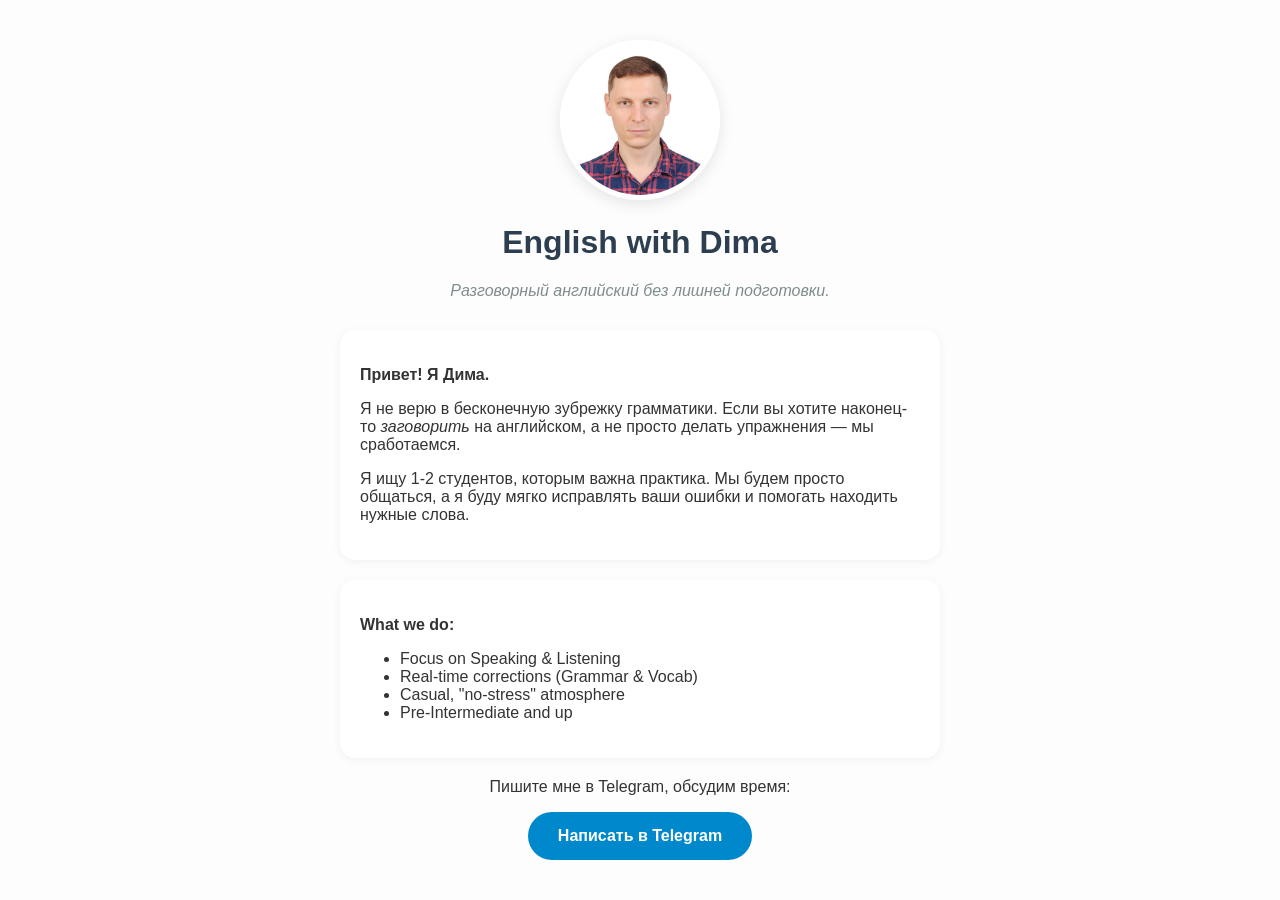
<file: index - Copy (2).html>
<!DOCTYPE html>
<html lang="ru">
<head>
    <meta charset="UTF-8">
    <meta name="viewport" content="width=device-width, initial-scale=1.0">
    <title>English with Dima | Разговорный английский</title>
    <style>
        body {
            font-family: 'Helvetica Neue', Arial, sans-serif;
            margin: 0;
            padding: 0;
            background-color: #fdfdfd; /* Soft white */
            color: #333;
            display: flex;
            justify-content: center;
        }
        .container {
            max-width: 600px;
            padding: 40px 20px;
            text-align: center;
        }
        .profile-img {
            width: 150px;
            height: 150px;
            border-radius: 50%;
            object-fit: cover;
            border: 5px solid #fff;
            box-shadow: 0 4px 15px rgba(0,0,0,0.1);
        }
        h1 { margin-top: 20px; color: #2c3e50; }
        .tagline { font-style: italic; color: #7f8c8d; margin-bottom: 30px; }
        
        .content-block {
            background: white;
            padding: 20px;
            border-radius: 15px;
            box-shadow: 0 2px 10px rgba(0,0,0,0.05);
            margin-bottom: 20px;
            text-align: left;
        }
        
        .cta-button {
            display: inline-block;
            background-color: #0088cc; /* Telegram Blue */
            color: white;
            padding: 15px 30px;
            border-radius: 30px;
            text-decoration: none;
            font-weight: bold;
            transition: transform 0.2s;
        }
        .cta-button:hover { transform: scale(1.05); }
        
        .lang-switch { font-size: 0.8em; color: #bdc3c7; margin-bottom: 10px; }
    </style>
</head>
<body>

<div class="container">
    <!-- Replace 'me.jpg' with your photo later -->
    <img src="images/dima-profile.jpg" alt="Dima" class="profile-img">
    
    <h1>English with Dima</h1>
    <p class="tagline">Разговорный английский без лишней подготовки.</p>

    <div class="content-block">
        <p><strong>Привет! Я Дима.</strong></p>
        <p>Я не верю в бесконечную зубрежку грамматики. Если вы хотите наконец-то <em>заговорить</em> на английском, а не просто делать упражнения — мы сработаемся.</p>
        <p>Я ищу 1-2 студентов, которым важна практика. Мы будем просто общаться, а я буду мягко исправлять ваши ошибки и помогать находить нужные слова.</p>
    </div>

    <div class="content-block">
        <p><strong>What we do:</strong></p>
        <ul>
            <li>Focus on Speaking & Listening</li>
            <li>Real-time corrections (Grammar & Vocab)</li>
            <li>Casual, "no-stress" atmosphere</li>
            <li>Pre-Intermediate and up</li>
        </ul>
    </div>

    <p>Пишите мне в Telegram, обсудим время:</p>
    <a href="https://t.me/YOUR_USERNAME" class="cta-button">Написать в Telegram</a>
</div>

</body>
</html>
</file>
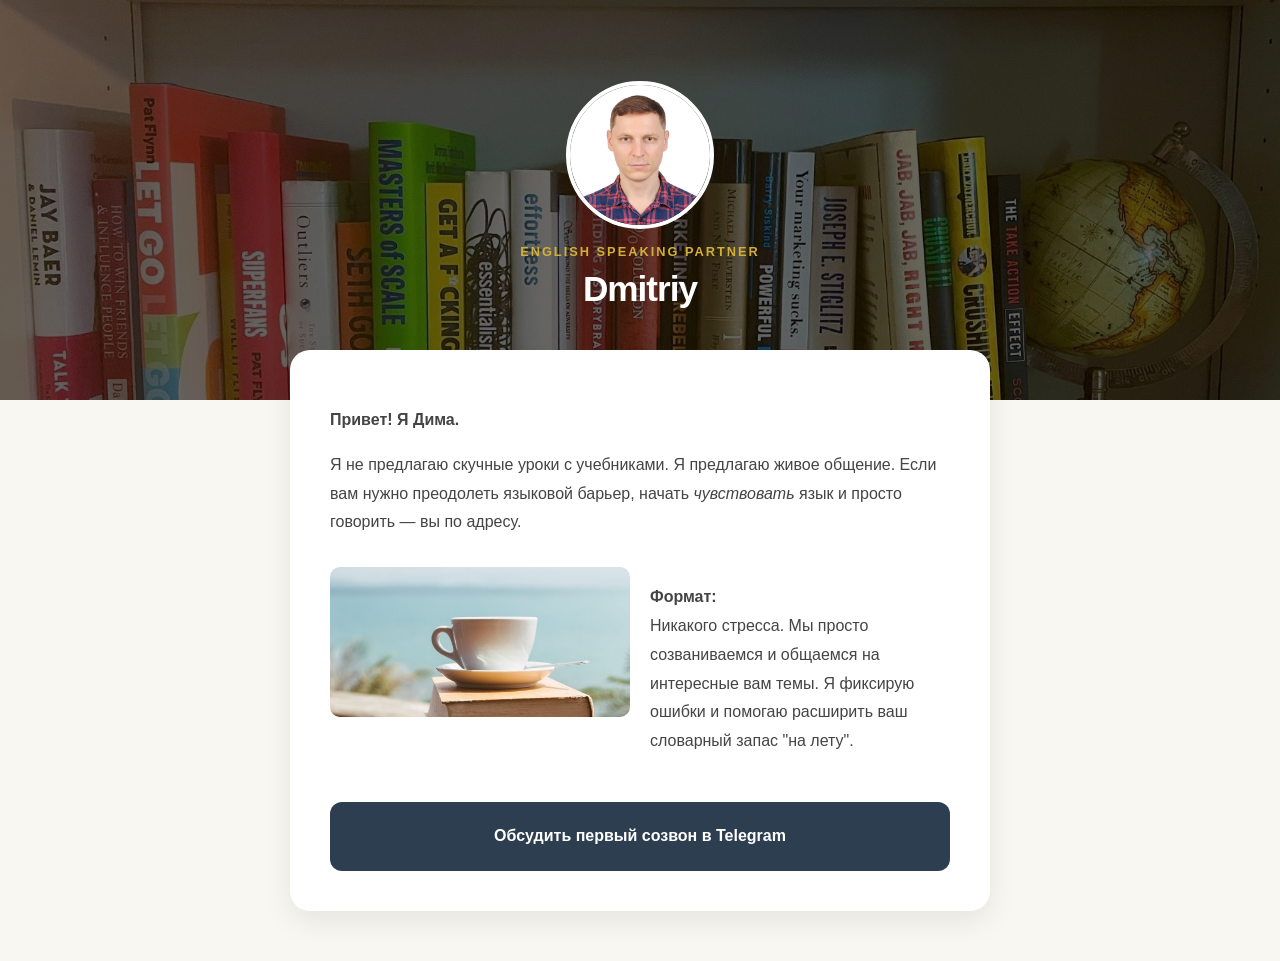
<file: index - Copy (3).html>
<style>
    :root {
        --primary-dark: #2c3e50;
        --accent-gold: #d4af37; /* A touch of "expensive" gold */
        --bg-warm: #f9f7f2; /* Warm paper color */
    }

    body {
        font-family: 'Segoe UI', Roboto, Helvetica, Arial, sans-serif;
        margin: 0;
        background-color: var(--bg-warm);
        color: #444;
    }

    /* The "Atmosphere" Header */
    .hero-bg {
        background: linear-gradient(rgba(0,0,0,0.6), rgba(0,0,0,0.6)), 
                    url('images/atmosphere.jpg'); /* Your bookshelf or coffee photo */
        background-size: cover;
        background-position: center;
        height: 400px;
        display: flex;
        flex-direction: column;
        justify-content: center;
        align-items: center;
        color: white;
        text-align: center;
    }

    .profile-img {
        width: 140px;
        height: 140px;
        border-radius: 50%;
        border: 4px solid white;
        margin-bottom: 15px;
        object-fit: cover;
    }

    .container {
        max-width: 700px;
        margin: -50px auto 50px auto; /* Pulls the content up over the hero */
        padding: 0 20px;
    }

    .glass-card {
        background: white;
        padding: 40px;
        border-radius: 20px;
        box-shadow: 0 10px 30px rgba(0,0,0,0.08);
        line-height: 1.8;
    }

    h1 { font-size: 2.2em; margin: 10px 0; letter-spacing: -1px; }
    
    .accent-text {
        color: var(--accent-gold);
        font-weight: bold;
        text-transform: uppercase;
        font-size: 0.8em;
        letter-spacing: 2px;
    }

    .feature-grid {
        display: grid;
        grid-template-columns: 1fr 1fr;
        gap: 20px;
        margin-top: 30px;
    }

    .feature-img {
        width: 100%;
        border-radius: 10px;
        height: 150px;
        object-fit: cover;
    }

    .cta-button {
        display: block;
        background: var(--primary-dark);
        color: white;
        text-align: center;
        padding: 20px;
        border-radius: 12px;
        text-decoration: none;
        margin-top: 30px;
        font-weight: bold;
        transition: 0.3s;
    }

    .cta-button:hover { background: #34495e; transform: translateY(-2px); }
</style>

<body>

    <div class="hero-bg">
        <img src="images/dima-profile.jpg" class="profile-img">
        <div class="accent-text">English Speaking Partner</div>
        <h1>Dmitriy</h1>
    </div>

    <div class="container">
        <div class="glass-card">
            <p><strong>Привет! Я Дима.</strong></p>
            <p>Я не предлагаю скучные уроки с учебниками. Я предлагаю живое общение. Если вам нужно преодолеть языковой барьер, начать <em>чувствовать</em> язык и просто говорить — вы по адресу.</p>
            
            <div class="feature-grid">
                <img src="images/coffee.jpg" class="feature-img" alt="Atmosphere">
                <div>
                    <p><strong>Формат:</strong><br>
                    Никакого стресса. Мы просто созваниваемся и общаемся на интересные вам темы. Я фиксирую ошибки и помогаю расширить ваш словарный запас "на лету".</p>
                </div>
            </div>

            <a href="https://t.me/TrumanBoom" class="cta-button">Обсудить первый созвон в Telegram</a>
        </div>
    </div>

</body>
</file>
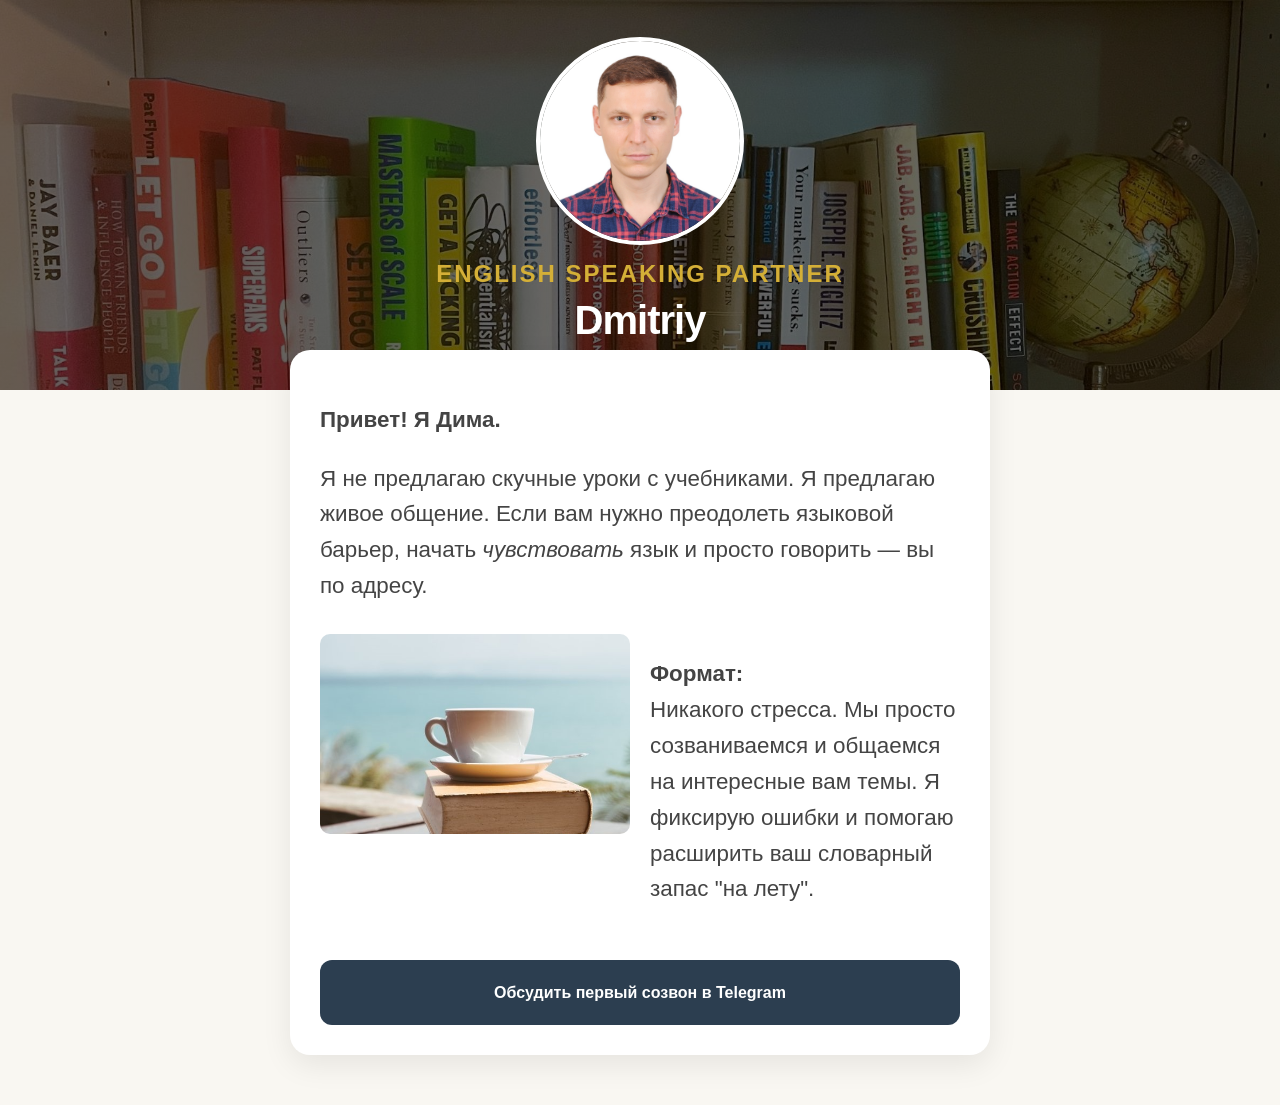
<file: index - Copy (4).html>
<!DOCTYPE html>
<html lang="ru">
<head>
    <meta charset="UTF-8">
    <!-- THIS IS THE CRITICAL LINE FOR MOBILE -->
    <meta name="viewport" content="width=device-width, initial-scale=1.0">
    <title>English with Dima</title> <!-- This is a title of a page --> 
    
    <style>
        :root {
            --primary-dark: #2c3e50;
            --accent-gold: #d4af37;
            --bg-warm: #f9f7f2;
        }

        body {
            font-family: 'Segoe UI', Roboto, Helvetica, Arial, sans-serif;
            margin: 0;
            background-color: var(--bg-warm);
            color: #444;
            -webkit-text-size-adjust: 100%; 
        }
            
        .hero-bg { 
            background: linear-gradient(rgba(0,0,0,0.6), rgba(0,0,0,0.6)), 
                        url('images/atmosphere.jpg');
            background-size: cover;
            background-position: center;
            height: 350px;
            display: flex;
            flex-direction: column;
            justify-content: center;
            align-items: center;
            color: white;
            text-align: center;
            padding: 20px;
        }

        .profile-img {
            width: 200px;
            height: 200px;
            border-radius: 50%;
            border: 4px solid white;
            margin-bottom: 15px;
            object-fit: cover;
        }

        .container {
            max-width: 700px;
            margin: -40px auto 50px auto;
            padding: 0 15px;
        }

        .glass-card {
            background: white;
            padding: 30px;
            border-radius: 20px;
            box-shadow: 0 10px 30px rgba(0,0,0,0.08);
            line-height: 1.6;
        }

        /* Desktop Text Sizes */
        h1 { font-size: 2.5rem; margin: 10px 0; letter-spacing: -1px; }
        .accent-text {
            color: var(--accent-gold);
            font-weight: bold;
            text-transform: uppercase;
            font-size: 1.5rem;
            letter-spacing: 2px;
        }
        .glass-card p { font-size: 1.4rem; }

        /* --- MOBILE SCALING --- */
        @media (max-width: 600px) {
            h1 { font-size: 3.5rem !important; }
            .accent-text { font-size: 1.3rem !important; }
            .glass-card p { font-size: 1.6rem !important; line-height: 1.5; }
            .cta-button { font-size: 1.8rem !important; padding: 25px !important; }
            
            .feature-grid {
                grid-template-columns: 1fr; /* Stacks image and text on phone */
            }
        }

        .feature-grid {
            display: grid;
            grid-template-columns: 1fr 1fr;
            gap: 20px;
            margin-top: 30px;
        }

        .feature-img {
            width: 100%;
            border-radius: 10px;
            height: 200px;
            object-fit: cover;
        }

        .cta-button {
            display: block;
            background: var(--primary-dark);
            color: white;
            text-align: center;
            padding: 20px;
            border-radius: 12px;
            text-decoration: none;
            margin-top: 30px;
            font-weight: bold;
            transition: 0.3s;
        }
    </style>
</head>

<body>
    <div class="hero-bg">
        <img src="images/dima-profile.jpg" class="profile-img">
        <div class="accent-text">English Speaking Partner</div>
        <h1>Dmitriy</h1>
    </div>

    <div class="container">
        <div class="glass-card">
            <p><strong>Привет! Я Дима.</strong></p>
            <p>Я не предлагаю скучные уроки с учебниками. Я предлагаю живое общение. Если вам нужно преодолеть языковой барьер, начать <em>чувствовать</em> язык и просто говорить — вы по адресу.</p>
            
            <div class="feature-grid">
                <img src="images/coffee.jpg" class="feature-img" alt="Atmosphere">
                <div>
                    <p><strong>Формат:</strong><br>
                    Никакого стресса. Мы просто созваниваемся и общаемся на интересные вам темы. Я фиксирую ошибки и помогаю расширить ваш словарный запас "на лету".</p>
                </div>
            </div>

            <a href="https://t.me/TrumanBoom" class="cta-button">Обсудить первый созвон в Telegram</a>
        </div>
    </div>
</body>
</html>
</file>
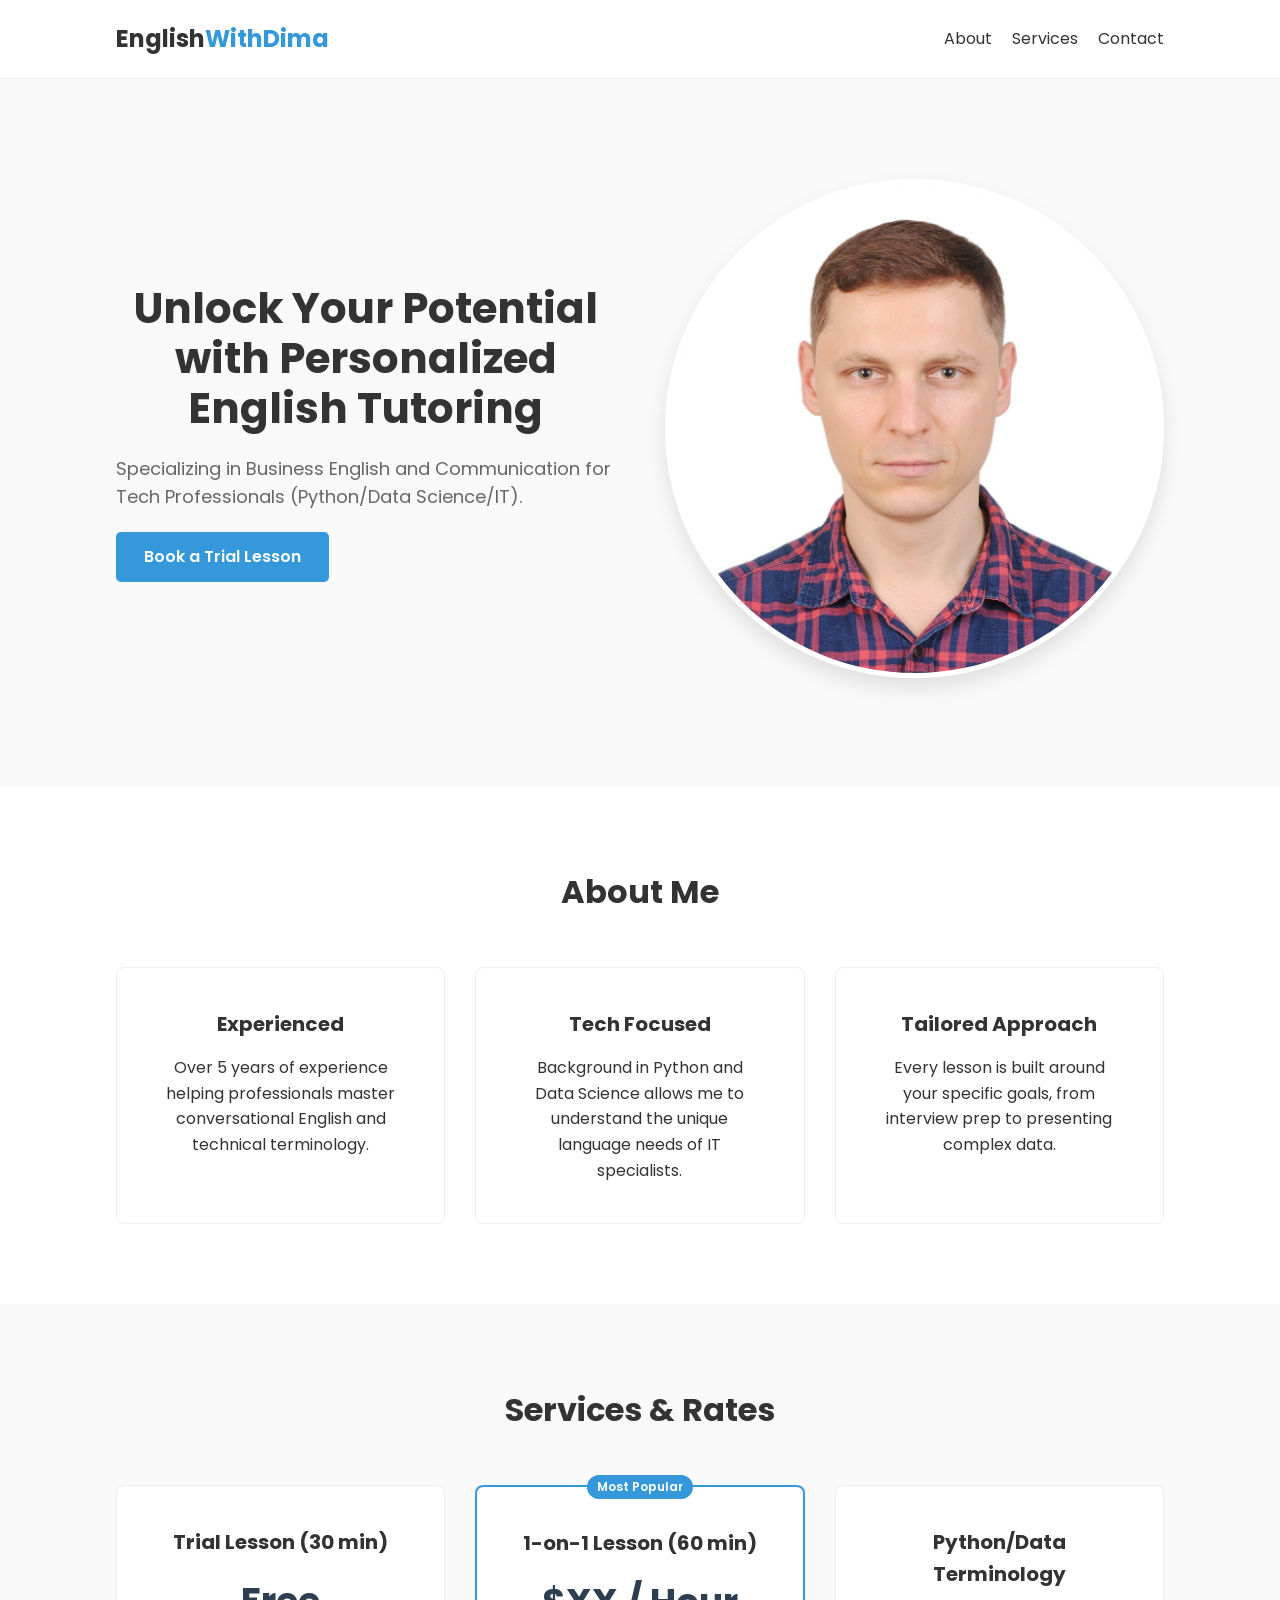
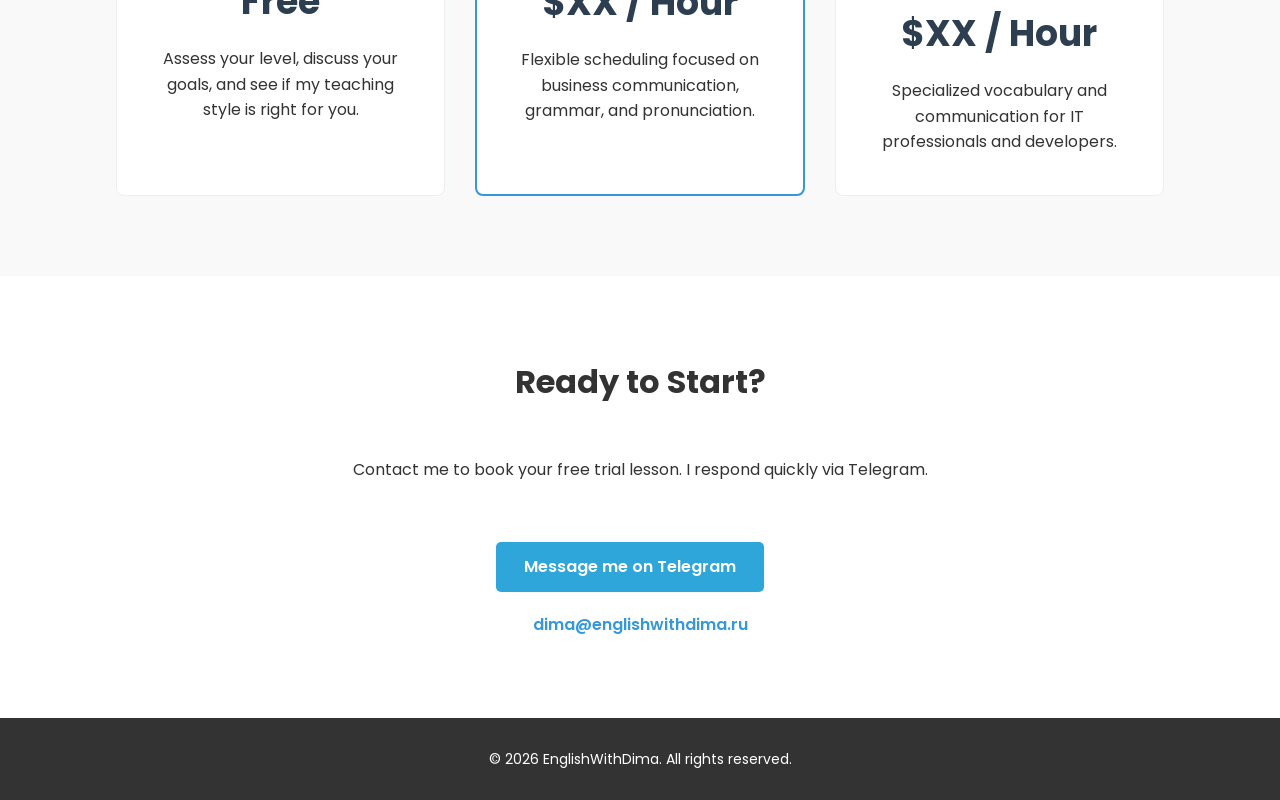
<file: index - Copy.html>
<!DOCTYPE html>
<html lang="en">
<head>
    <meta charset="UTF-8">
    <meta name="viewport" content="width=device-width, initial-scale=1.0">
    <title>English with Dima | Tutoring for Tech & Business Professionals</title>
    <!-- We will link the CSS file here -->
    <link rel="stylesheet" href="style.css">
    <!-- Optional: Add a nice font from Google Fonts -->
    <link href="https://fonts.googleapis.com/css2?family=Poppins:wght@400;600&display=swap" rel="stylesheet">
</head>
<body>

    <!-- 1. Header & Navigation -->
    <header>
        <div class="container">
            <h1 class="logo">English<span class="highlight">WithDima</span></h1>
            <nav>
                <ul>
                    <li><a href="#about">About</a></li>
                    <li><a href="#services">Services</a></li>
                    <li><a href="#contact">Contact</a></li>
                </ul>
            </nav>
        </div>
    </header>

    <!-- 2. Hero Section (The Main Intro) -->
    <section class="hero">
        <div class="container hero-content">
            <div class="hero-text">
                <h2>Unlock Your Potential with Personalized English Tutoring</h2>
                <p>Specializing in Business English and Communication for Tech Professionals (Python/Data Science/IT).</p>
                <a href="#contact" class="btn">Book a Trial Lesson</a>
            </div>
            <div class="hero-image">
                <!-- IMPORTANT: Make sure this image exists in your 'images' folder -->
                <img src="images/dima-profile.jpg" alt="Dima, English Tutor">
            </div>
        </div>
    </section>

    <!-- 3. About Section -->
    <section id="about" class="about">
        <div class="container">
            <h2>About Me</h2>
            <div class="about-grid">
                <div class="card">
                    <h3>Experienced</h3>
                    <p>Over 5 years of experience helping professionals master conversational English and technical terminology.</p>
                </div>
                <div class="card">
                    <h3>Tech Focused</h3>
                    <p>Background in Python and Data Science allows me to understand the unique language needs of IT specialists.</p>
                </div>
                <div class="card">
                    <h3>Tailored Approach</h3>
                    <p>Every lesson is built around your specific goals, from interview prep to presenting complex data.</p>
                </div>
            </div>
        </div>
    </section>

    <!-- 4. Services Section -->
    <section id="services" class="services">
        <div class="container">
            <h2>Services & Rates</h2>
            <div class="pricing-grid">
                <div class="price-card">
                    <h4>Trial Lesson (30 min)</h4>
                    <p class="price">Free</p>
                    <p>Assess your level, discuss your goals, and see if my teaching style is right for you.</p>
                </div>
                <div class="price-card popular">
                    <h4>1-on-1 Lesson (60 min)</h4>
                    <p class="price">$XX / Hour</p>
                    <p>Flexible scheduling focused on business communication, grammar, and pronunciation.</p>
                </div>
                <div class="price-card">
                    <h4>Python/Data Terminology</h4>
                    <p class="price">$XX / Hour</p>
                    <p>Specialized vocabulary and communication for IT professionals and developers.</p>
                </div>
            </div>
        </div>
    </section>

    <!-- 5. Contact Section -->
    <section id="contact" class="contact">
        <div class="container">
            <h2>Ready to Start?</h2>
            <p>Contact me to book your free trial lesson. I respond quickly via Telegram.</p>
            <div class="contact-links">
                <!-- Replace with your actual username/link -->
                <a href="https://t.me/your_telegram_username" class="btn btn-telegram" target="_blank">Message me on Telegram</a>
                <a href="mailto:dima@englishwithdima.ru" class="email-link">dima@englishwithdima.ru</a>
            </div>
        </div>
    </section>

    <!-- 6. Footer -->
    <footer>
        <div class="container">
            <p>&copy; 2026 EnglishWithDima. All rights reserved.</p>
        </div>
    </footer>

</body>
</html>
</file>
<file: style.css>
/* --- Global Styles --- */
* {
    margin: 0;
    padding: 0;
    box-sizing: border-box;
}

body {
    font-family: 'Poppins', sans-serif;
    color: #333;
    line-height: 1.6;
    scroll-behavior: smooth; /* Smooth scrolling between sections */
}

.container {
    width: 85%;
    max-width: 1200px;
    margin: 0 auto;
    padding: 0 20px;
}

a {
    text-decoration: none;
    color: inherit;
    transition: color 0.3s;
}

ul {
    list-style: none;
}

.highlight {
    color: #3498db; /* A nice blue color */
}

/* --- Utilities --- */
.btn {
    display: inline-block;
    padding: 12px 28px;
    background-color: #3498db;
    color: white;
    border-radius: 5px;
    font-weight: 600;
    margin-top: 20px;
    transition: background 0.3s;
}

.btn:hover {
    background-color: #2980b9;
}

/* --- Header --- */
header {
    background: #fff;
    padding: 20px 0;
    border-bottom: 1px solid #eee;
    position: sticky; /* Sticky navigation */
    top: 0;
    z-index: 1000;
}

header .container {
    display: flex;
    justify-content: space-between;
    align-items: center;
}

.logo {
    font-size: 24px;
    font-weight: 700;
}

nav ul {
    display: flex;
    gap: 20px;
}

nav a:hover {
    color: #3498db;
}

/* --- Hero Section --- */
.hero {
    background-color: #f9f9f9;
    padding: 100px 0;
}

.hero-content {
    display: flex;
    align-items: center;
    gap: 50px;
}

.hero-text {
    flex: 1;
}

.hero-text h2 {
    font-size: 42px;
    line-height: 1.2;
    margin-bottom: 20px;
}

.hero-text p {
    font-size: 18px;
    color: #666;
}

.hero-image {
    flex: 1;
    text-align: right;
}

.hero-image img {
    max-width: 100%;
    height: auto;
    border-radius: 50%; /* Makes your profile picture round */
    border: 5px solid #fff;
    box-shadow: 0 10px 20px rgba(0,0,0,0.1);
}

/* --- About Section --- */
.about, .services, .contact {
    padding: 80px 0;
}

section h2 {
    text-align: center;
    font-size: 32px;
    margin-bottom: 50px;
}

.about-grid, .pricing-grid {
    display: grid;
    grid-template-columns: repeat(auto-fit, minmax(300px, 1fr));
    gap: 30px;
}

.card, .price-card {
    background: #fff;
    padding: 40px;
    border-radius: 8px;
    border: 1px solid #eee;
    text-align: center;
    transition: transform 0.3s, box-shadow 0.3s;
}

.card:hover, .price-card:hover {
    transform: translateY(-5px);
    box-shadow: 0 10px 20px rgba(0,0,0,0.05);
}

.card h3, .price-card h4 {
    margin-bottom: 15px;
    font-size: 20px;
}

/* --- Services & Pricing --- */
.services {
    background-color: #f9f9f9;
}

.price {
    font-size: 36px;
    font-weight: 700;
    color: #2c3e50;
    margin: 15px 0;
}

.popular {
    border: 2px solid #3498db;
    position: relative;
}

.popular::before {
    content: "Most Popular";
    position: absolute;
    top: -12px;
    left: 50%;
    transform: translateX(-50%);
    background: #3498db;
    color: white;
    padding: 2px 10px;
    border-radius: 20px;
    font-size: 12px;
    font-weight: 600;
}

/* --- Contact Section --- */
.contact {
    text-align: center;
}

.contact-links {
    margin-top: 40px;
}

.btn-telegram {
    background-color: #2ea6da;
    margin-right: 20px;
}

.btn-telegram:hover {
    background-color: #248bba;
}

.email-link {
    display: block;
    margin-top: 20px;
    color: #3498db;
    font-weight: 600;
}

/* --- Footer --- */
footer {
    background-color: #333;
    color: #fff;
    padding: 30px 0;
    text-align: center;
    font-size: 14px;
}

/* --- Mobile Responsiveness --- */
@media (max-width: 768px) {
    .hero-content {
        flex-direction: column-reverse;
        text-align: center;
    }
    
    .hero-text h2 {
        font-size: 32px;
    }

    .hero-image {
        margin-bottom: 30px;
    }

    nav ul {
        display: none; /* Simplest mobile menu: just hide links */
    }
}
</file>
